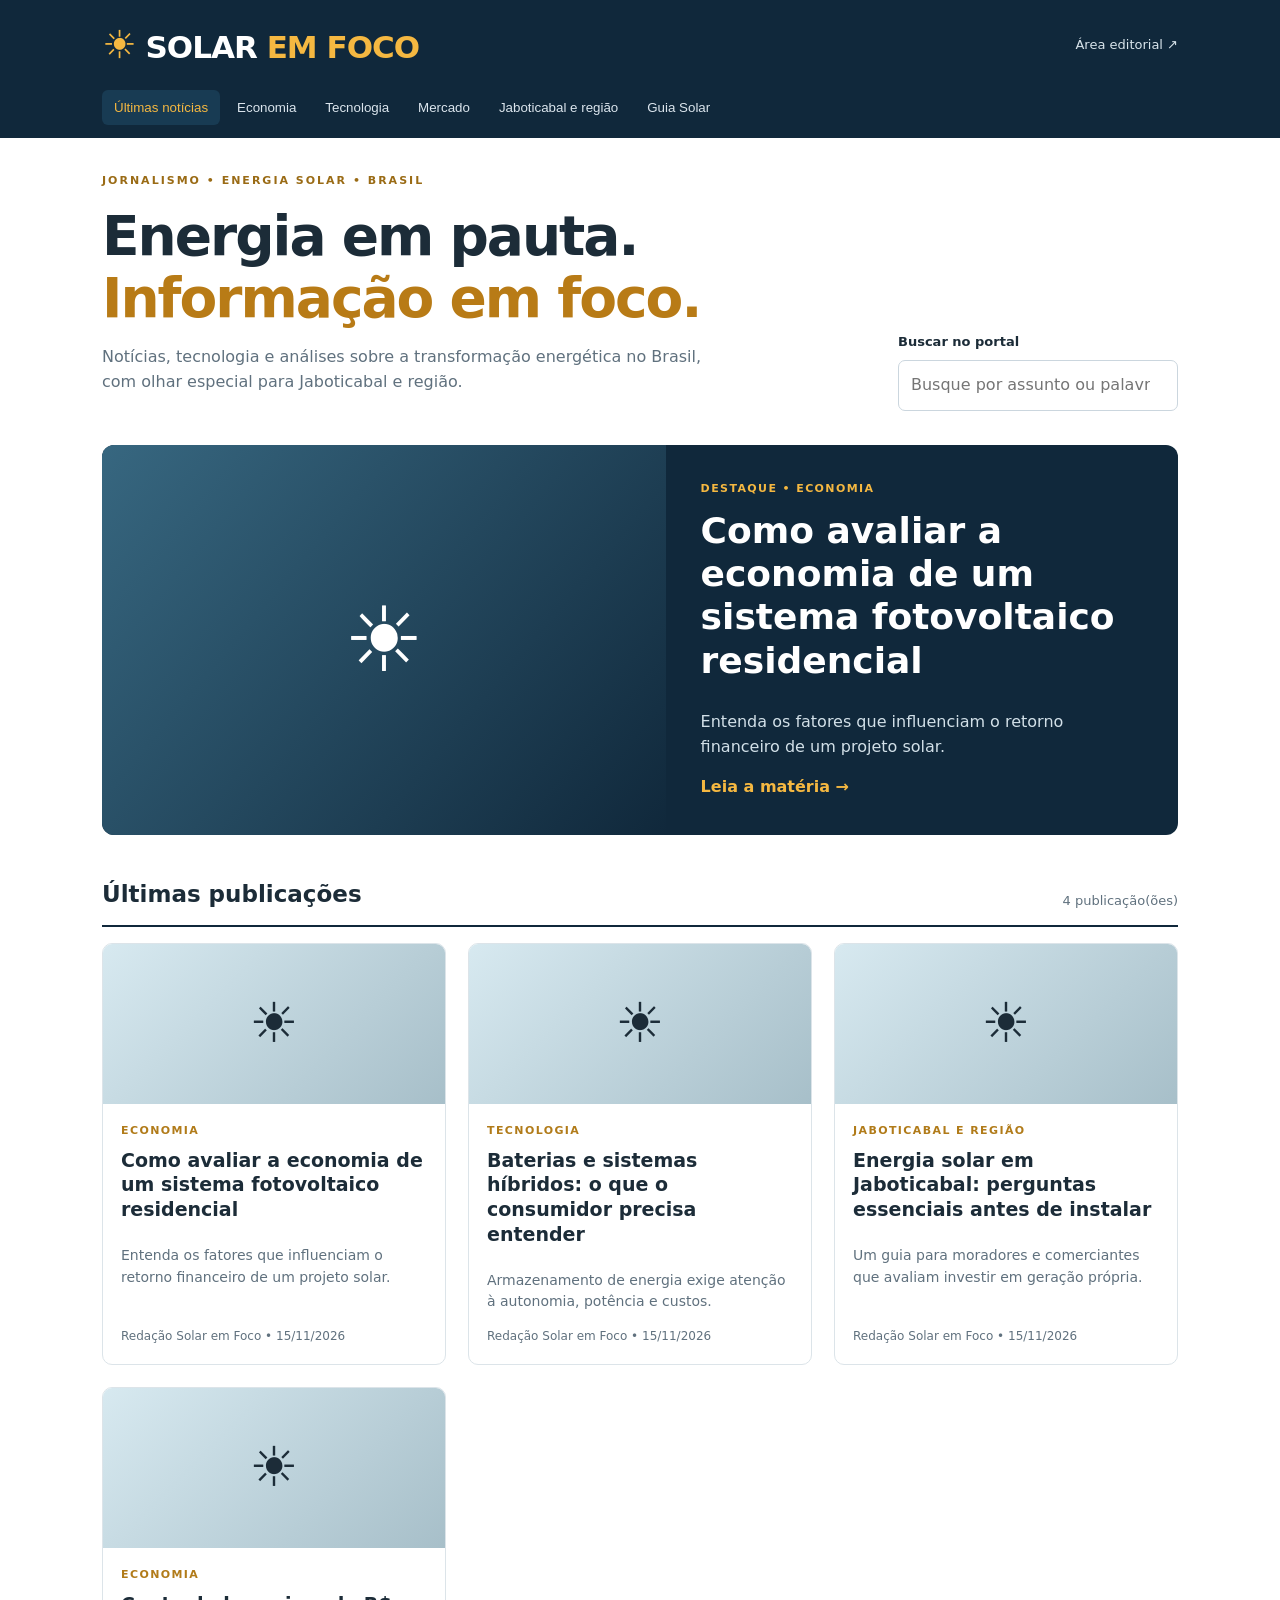
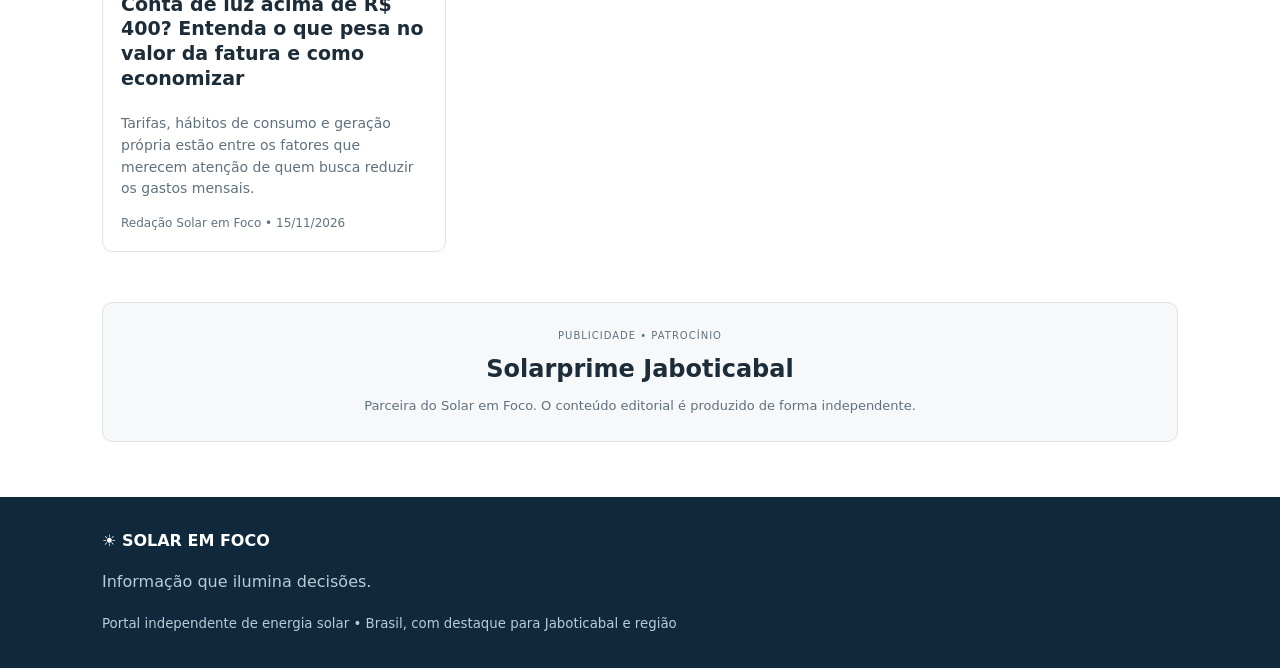
<file: index.html>
<!doctype html><html lang="pt-BR"><head><meta charset="utf-8"><meta name="viewport" content="width=device-width,initial-scale=1"><meta name="description" content="Solar em Foco: notícias, análises e guias sobre energia solar no Brasil, com destaque para Jaboticabal e região."><title>Solar em Foco | Informação que ilumina decisões</title><link rel="stylesheet" href="style.css"></head><body><header class="header"><div class="wrap top"><a class="brand" href="index.html"><span class="sun">☀</span> SOLAR <em>EM FOCO</em></a><a class="admin-link" href="admin.html">Área editorial ↗</a></div><nav class="wrap nav" aria-label="Editorias"><button class="navitem active" data-category="Todas">Últimas notícias</button><button class="navitem" data-category="Economia">Economia</button><button class="navitem" data-category="Tecnologia">Tecnologia</button><button class="navitem" data-category="Mercado">Mercado</button><button class="navitem" data-category="Jaboticabal e região">Jaboticabal e região</button><button class="navitem" data-category="Guia Solar">Guia Solar</button></nav></header><main class="wrap"><div class="eyebrow">JORNALISMO • ENERGIA SOLAR • BRASIL</div><section class="intro"><div><h1>Energia em pauta.<br><span>Informação em foco.</span></h1><p>Notícias, tecnologia e análises sobre a transformação energética no Brasil, com olhar especial para Jaboticabal e região.</p></div><div class="search"><label for="search">Buscar no portal</label><input id="search" type="search" placeholder="Busque por assunto ou palavra-chave"></div></section><section id="featured" aria-label="Destaque"></section><div class="section-title"><h2>Últimas publicações</h2><span id="count"></span></div><section id="articles" class="cards" aria-live="polite"></section><section class="sponsor"><small>PUBLICIDADE • PATROCÍNIO</small><strong>Solarprime Jaboticabal</strong><p>Parceira do Solar em Foco. O conteúdo editorial é produzido de forma independente.</p></section></main><footer><div class="wrap"><strong>☀ SOLAR EM FOCO</strong><p>Informação que ilumina decisões.</p><small>Portal independente de energia solar • Brasil, com destaque para Jaboticabal e região</small></div></footer><script src="app.js"></script></body></html>
</file>
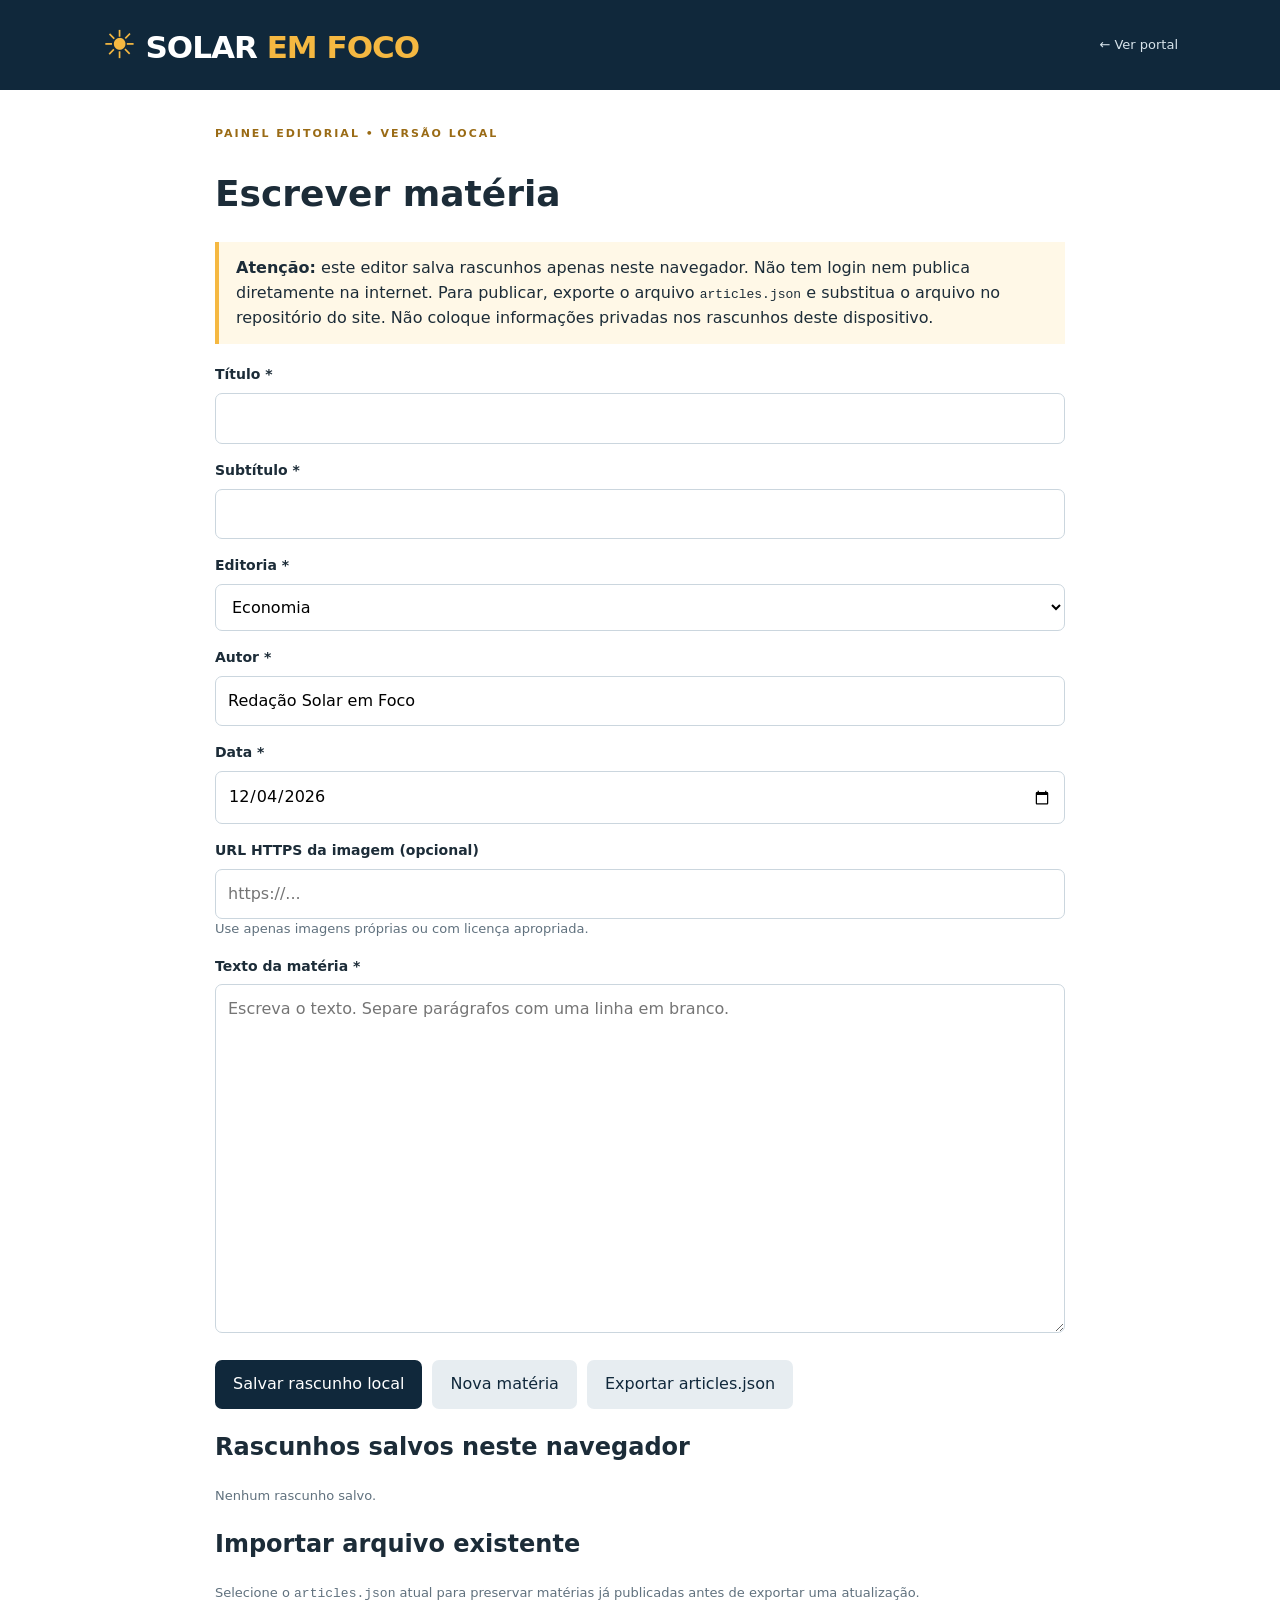
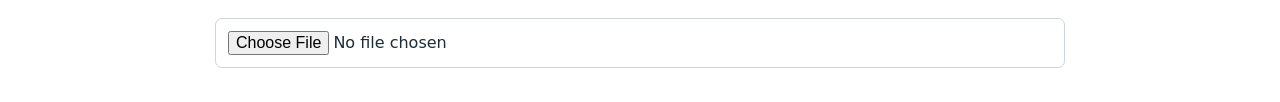
<file: admin.html>
<!doctype html><html lang="pt-BR"><head><meta charset="utf-8"><meta name="viewport" content="width=device-width,initial-scale=1"><meta name="robots" content="noindex,nofollow"><title>Editor local | Solar em Foco</title><link rel="stylesheet" href="style.css"></head><body><header class="header"><div class="wrap top"><a class="brand" href="index.html"><span class="sun">☀</span> SOLAR <em>EM FOCO</em></a><a class="admin-link" href="index.html">← Ver portal</a></div></header><main class="wrap"><div class="editor"><div class="eyebrow">PAINEL EDITORIAL • VERSÃO LOCAL</div><h1>Escrever matéria</h1><div class="note"><strong>Atenção:</strong> este editor salva rascunhos apenas neste navegador. Não tem login nem publica diretamente na internet. Para publicar, exporte o arquivo <code>articles.json</code> e substitua o arquivo no repositório do site. Não coloque informações privadas nos rascunhos deste dispositivo.</div><form id="form"><input type="hidden" id="id"><div class="field"><label for="title">Título *</label><input id="title" required maxlength="180"></div><div class="field"><label for="subtitle">Subtítulo *</label><input id="subtitle" required maxlength="350"></div><div class="field"><label for="category">Editoria *</label><select id="category"><option>Economia</option><option>Tecnologia</option><option>Mercado</option><option>Jaboticabal e região</option><option>Guia Solar</option></select></div><div class="field"><label for="author">Autor *</label><input id="author" required value="Redação Solar em Foco"></div><div class="field"><label for="date">Data *</label><input id="date" type="date" required></div><div class="field"><label for="image">URL HTTPS da imagem (opcional)</label><input id="image" type="url" placeholder="https://..."><div class="hint">Use apenas imagens próprias ou com licença apropriada.</div></div><div class="field"><label for="body">Texto da matéria *</label><textarea id="body" required rows="13" placeholder="Escreva o texto. Separe parágrafos com uma linha em branco."></textarea></div><div class="actions"><button class="button" type="submit">Salvar rascunho local</button><button class="button alt" type="button" id="new">Nova matéria</button><button class="button alt" type="button" id="export">Exportar articles.json</button></div></form><p id="status" role="status"></p><h2>Rascunhos salvos neste navegador</h2><div id="drafts"></div><h2>Importar arquivo existente</h2><p class="hint">Selecione o <code>articles.json</code> atual para preservar matérias já publicadas antes de exportar uma atualização.</p><input id="import" type="file" accept=".json,application/json"></div></main><script src="editor.js"></script></body></html>
</file>
<file: style.css>
:root{--navy:#10283b;--navy2:#183b53;--gold:#f5b841;--ink:#1c2c38;--muted:#60717e;--line:#dce4e9;--bg:#f6f8fa}*{box-sizing:border-box}body{margin:0;background:white;color:var(--ink);font-family:system-ui,-apple-system,Segoe UI,Arial,sans-serif;line-height:1.55}a{color:inherit;text-decoration:none}.wrap{max-width:1120px;margin:auto;padding:0 22px}.header{background:var(--navy);color:white}.top{min-height:90px;display:flex;align-items:center;justify-content:space-between;gap:15px}.brand{font-weight:850;letter-spacing:-1px;font-size:clamp(22px,4vw,31px)}.brand em{font-style:normal;color:var(--gold)}.sun{color:var(--gold);font-size:1.25em}.admin-link{font-size:13px;color:#d8e4eb}.nav{display:flex;overflow:auto;gap:5px;padding-bottom:13px}.navitem{border:0;background:transparent;color:#dbe5ed;padding:10px 12px;white-space:nowrap;cursor:pointer;border-radius:6px}.navitem:hover,.navitem.active{background:var(--navy2);color:var(--gold)}.eyebrow{font-size:11px;letter-spacing:2px;color:#9a6b15;font-weight:800;margin-top:34px}.intro{display:flex;align-items:end;justify-content:space-between;gap:35px;margin:8px 0 34px}.intro h1{font-size:clamp(33px,5vw,55px);line-height:1.13;letter-spacing:-2px;margin:8px 0}.intro h1 span{color:#b87b16}.intro p{color:var(--muted);max-width:620px}.search{min-width:280px}.search label{display:block;font-weight:700;font-size:13px;margin-bottom:8px}input,textarea,select{font:inherit;border:1px solid #cbd6de;border-radius:7px;padding:12px;width:100%;background:white}textarea{min-height:160px;resize:vertical}.feature{display:grid;grid-template-columns:1.1fr 1fr;background:var(--navy);color:white;border-radius:12px;overflow:hidden;min-height:320px}.feature .visual{background:linear-gradient(130deg,#376780,#10283b);display:flex;align-items:center;justify-content:center;font-size:90px}.feature .visual img{width:100%;height:100%;object-fit:cover}.feature .content{padding:35px;display:flex;flex-direction:column;justify-content:center}.tag{color:#b17b19;text-transform:uppercase;font-size:11px;letter-spacing:1.4px;font-weight:800}.feature .tag{color:var(--gold)}.feature h2{font-size:clamp(23px,3vw,36px);line-height:1.2;margin:12px 0}.feature p{color:#d2e0e8}.feature a.more{color:var(--gold);font-weight:700}.section-title{display:flex;align-items:center;justify-content:space-between;margin:42px 0 16px;border-bottom:2px solid var(--navy);gap:10px}.section-title h2{font-size:23px;margin:0 0 12px}.section-title span{font-size:13px;color:var(--muted)}.cards{display:grid;grid-template-columns:repeat(3,1fr);gap:22px}.card{border:1px solid var(--line);border-radius:10px;overflow:hidden;display:flex;flex-direction:column}.thumb{height:160px;background:linear-gradient(135deg,#d7e9f0,#a7bfc9);display:flex;align-items:center;justify-content:center;font-size:55px}.thumb img{width:100%;height:100%;object-fit:cover}.card-content{padding:18px;flex:1;display:flex;flex-direction:column}.card h3{line-height:1.3;margin:9px 0;font-size:19px}.card p{color:var(--muted);font-size:14px;flex:1}.meta{font-size:12px;color:var(--muted)}.sponsor{background:var(--bg);border:1px solid var(--line);border-radius:10px;text-align:center;margin:50px 0;padding:25px}.sponsor small{display:block;letter-spacing:1px;color:var(--muted);font-size:10px}.sponsor strong{display:block;font-size:24px;margin:8px}.sponsor p{font-size:13px;color:var(--muted);margin:0}footer{background:var(--navy);color:white;padding:32px 0;margin-top:55px}footer p,footer small{color:#b8cbd6}.article{max-width:760px;margin:45px auto}.article h1{font-size:clamp(30px,5vw,50px);line-height:1.16;margin:12px 0}.article .lead{font-size:20px;color:var(--muted)}.article .body{font-size:18px;white-space:pre-wrap;line-height:1.85;margin-top:30px}.article .heroimg{width:100%;max-height:440px;object-fit:cover;border-radius:9px;margin-top:20px}.button{display:inline-block;background:var(--navy);color:white;border:0;border-radius:7px;padding:12px 18px;font-weight:700;cursor:pointer;font:inherit}.button.alt{background:#e7edf1;color:var(--navy)}.editor{max-width:850px;margin:35px auto}.editor h1{font-size:36px;margin-bottom:0}.note{background:#fff8e7;border-left:4px solid var(--gold);padding:14px 17px;margin:20px 0}.field{margin:16px 0}.field label{display:block;font-weight:700;font-size:14px;margin-bottom:7px}.actions{display:flex;gap:10px;flex-wrap:wrap;margin:20px 0}.draft{border:1px solid var(--line);border-radius:8px;padding:12px;margin:10px 0;display:flex;justify-content:space-between;gap:10px;align-items:center}.draft button{cursor:pointer}.hint{font-size:13px;color:var(--muted)}@media(max-width:740px){.intro{display:block}.search{margin-top:20px}.feature{grid-template-columns:1fr}.feature .visual{height:210px}.feature .content{padding:24px}.cards{grid-template-columns:1fr}.top{min-height:75px}.admin-link{font-size:11px}.wrap{padding:0 17px}}
</file>
